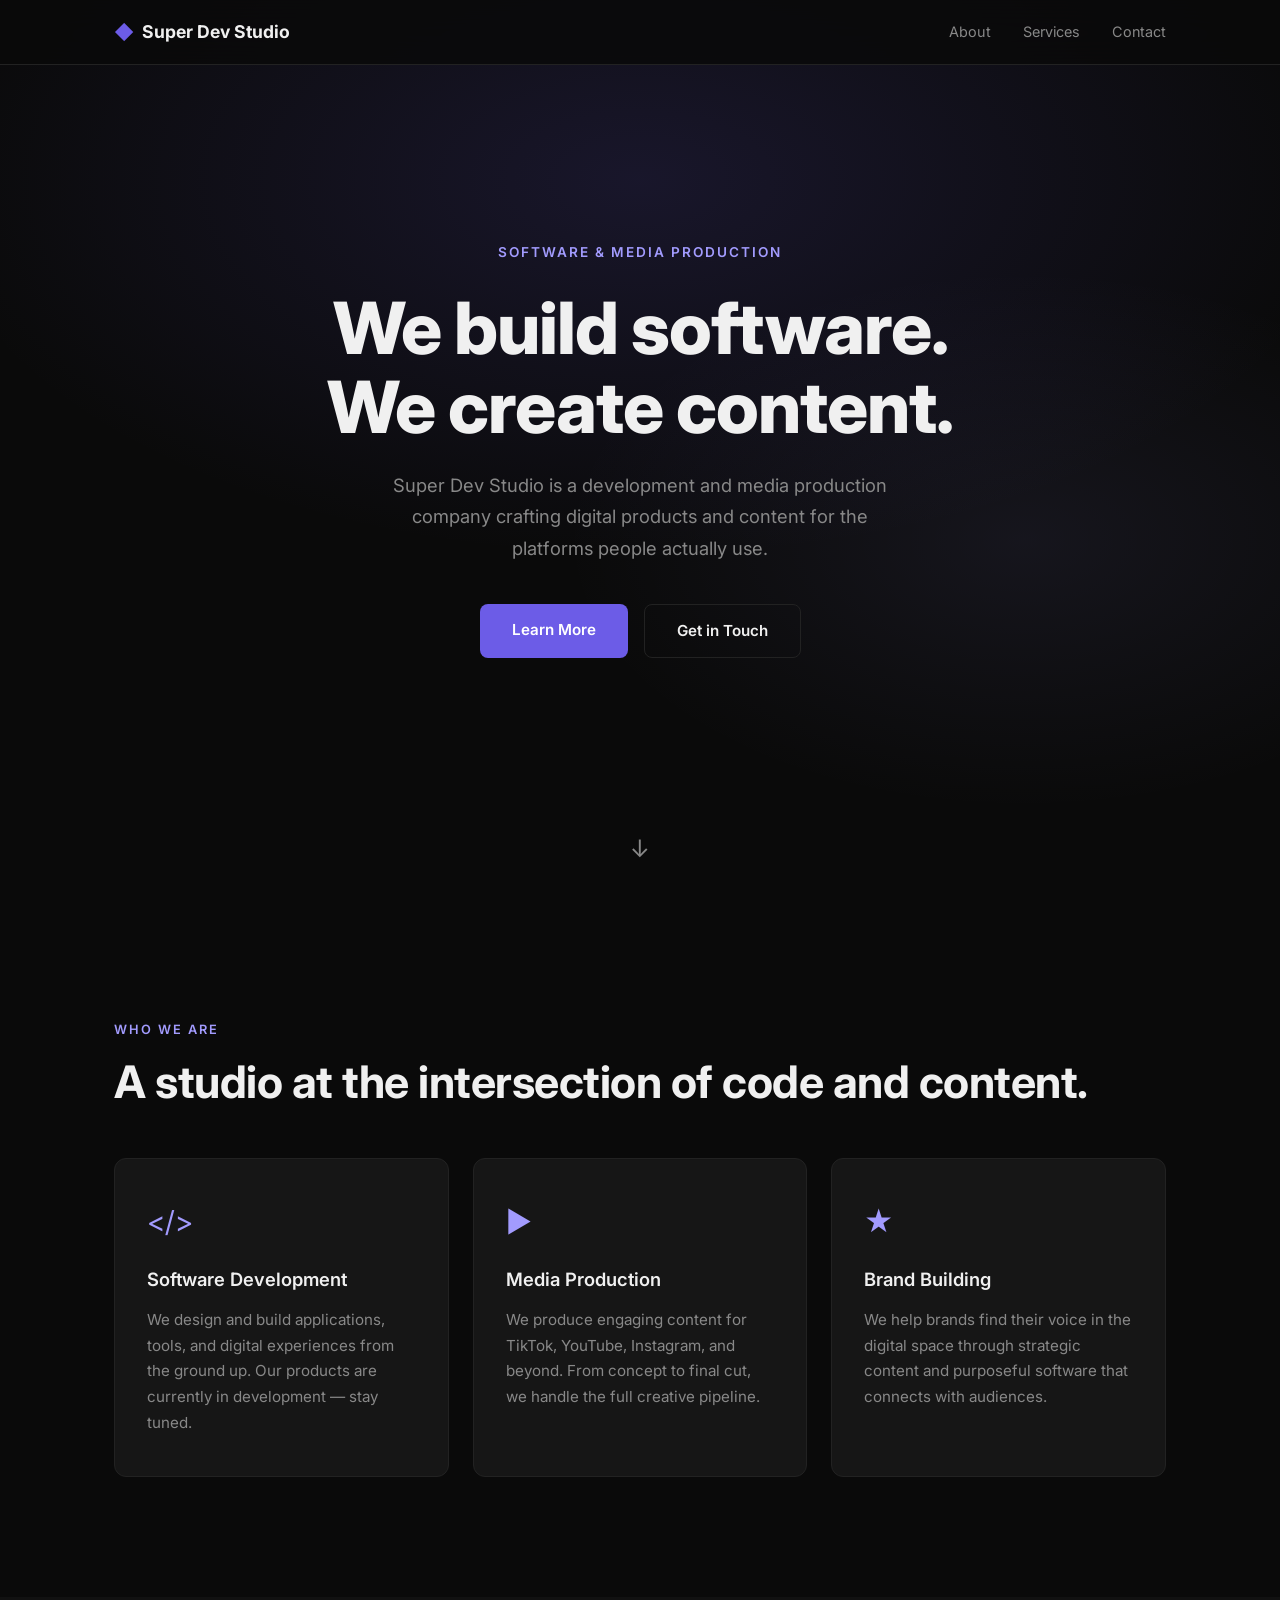
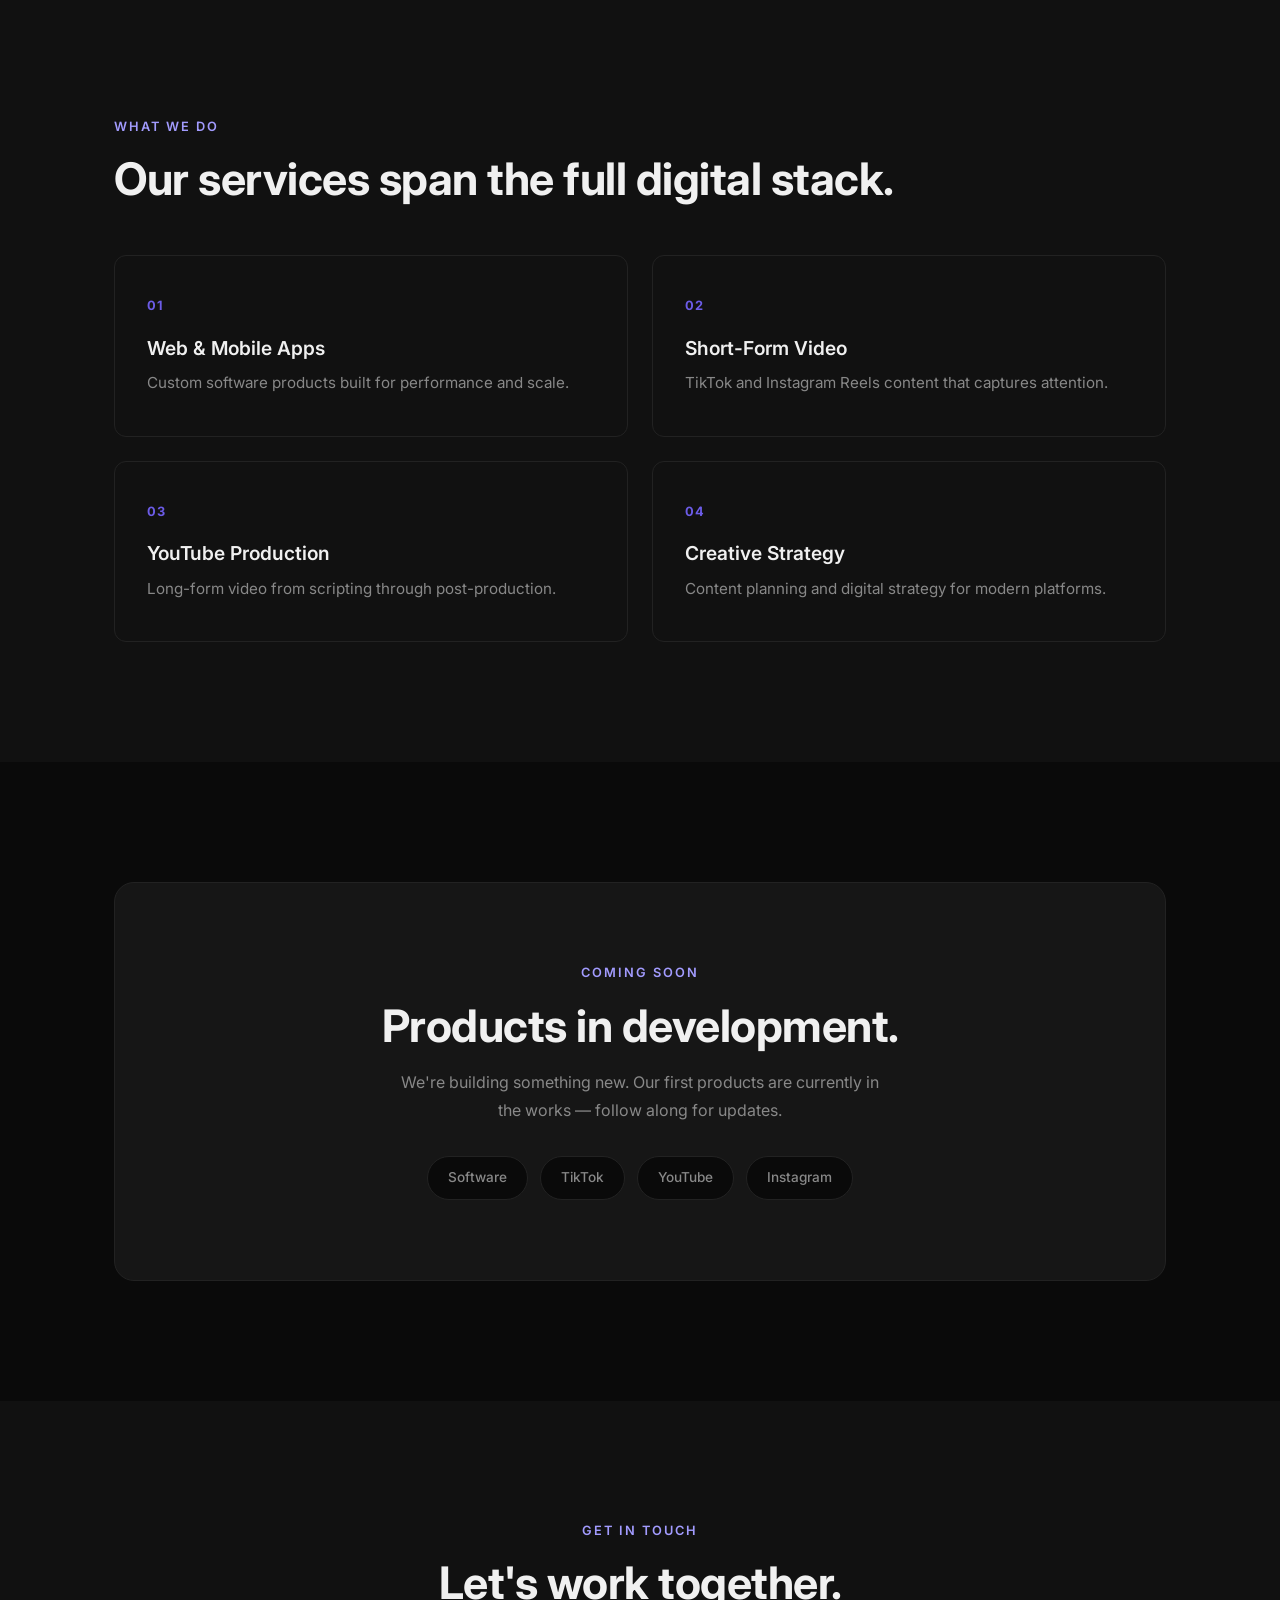
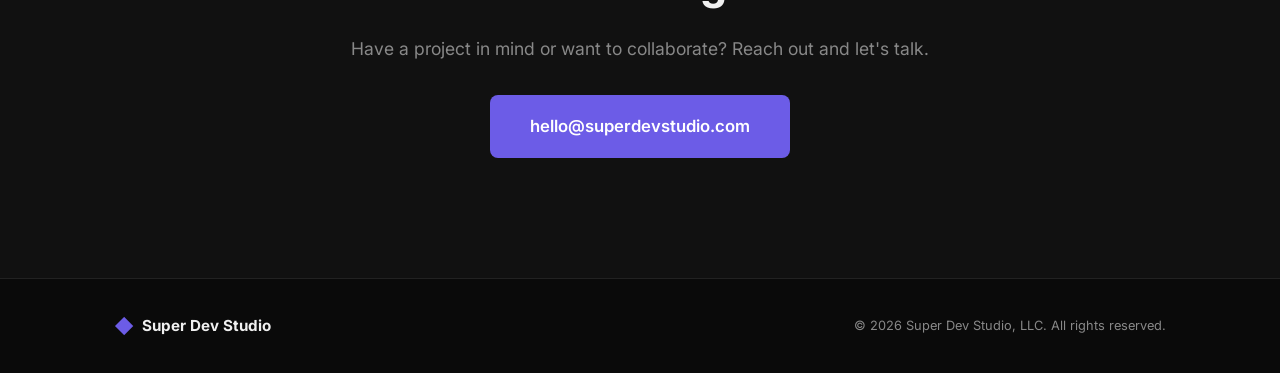
<file: index.html>
<!DOCTYPE html>
<html lang="en">
<head>
  <meta charset="UTF-8">
  <meta name="viewport" content="width=device-width, initial-scale=1.0">
  <title>Super Dev Studio, LLC — Software & Media Production</title>
  <meta name="description" content="Super Dev Studio builds software and produces media content for TikTok, YouTube, and Instagram. Products coming soon.">
  <meta property="og:title" content="Super Dev Studio">
  <meta property="og:description" content="Software & media production studio. Products coming soon.">
  <meta property="og:type" content="website">
  <meta property="og:url" content="https://www.superdevstudio.com">
  <link rel="preconnect" href="https://fonts.googleapis.com">
  <link rel="preconnect" href="https://fonts.gstatic.com" crossorigin>
  <link href="https://fonts.googleapis.com/css2?family=Inter:wght@400;500;600;700;800&display=swap" rel="stylesheet">
  <link rel="stylesheet" href="style.css">
</head>
<body>

  <nav class="nav">
    <div class="nav-inner">
      <a href="#" class="logo">
        <span class="logo-icon">&#9670;</span> Super Dev Studio
      </a>
      <ul class="nav-links">
        <li><a href="#about">About</a></li>
        <li><a href="#services">Services</a></li>
        <li><a href="#contact">Contact</a></li>
      </ul>
    </div>
  </nav>

  <header class="hero">
    <div class="hero-bg"></div>
    <div class="hero-content">
      <p class="hero-tag">Software & Media Production</p>
      <h1>We build software.<br>We create content.</h1>
      <p class="hero-sub">Super Dev Studio is a development and media production company crafting digital products and content for the platforms people actually use.</p>
      <div class="hero-actions">
        <a href="#about" class="btn btn-primary">Learn More</a>
        <a href="#contact" class="btn btn-outline">Get in Touch</a>
      </div>
    </div>
    <div class="hero-scroll">
      <span>&#8595;</span>
    </div>
  </header>

  <section id="about" class="section about">
    <div class="container">
      <p class="section-tag">Who We Are</p>
      <h2>A studio at the intersection of code and content.</h2>
      <div class="about-grid">
        <div class="about-card">
          <div class="about-icon">&#60;/&#62;</div>
          <h3>Software Development</h3>
          <p>We design and build applications, tools, and digital experiences from the ground up. Our products are currently in development — stay tuned.</p>
        </div>
        <div class="about-card">
          <div class="about-icon">&#9654;</div>
          <h3>Media Production</h3>
          <p>We produce engaging content for TikTok, YouTube, Instagram, and beyond. From concept to final cut, we handle the full creative pipeline.</p>
        </div>
        <div class="about-card">
          <div class="about-icon">&#9733;</div>
          <h3>Brand Building</h3>
          <p>We help brands find their voice in the digital space through strategic content and purposeful software that connects with audiences.</p>
        </div>
      </div>
    </div>
  </section>

  <section id="services" class="section services">
    <div class="container">
      <p class="section-tag">What We Do</p>
      <h2>Our services span the full digital stack.</h2>
      <div class="services-grid">
        <div class="service-item">
          <span class="service-num">01</span>
          <h3>Web & Mobile Apps</h3>
          <p>Custom software products built for performance and scale.</p>
        </div>
        <div class="service-item">
          <span class="service-num">02</span>
          <h3>Short-Form Video</h3>
          <p>TikTok and Instagram Reels content that captures attention.</p>
        </div>
        <div class="service-item">
          <span class="service-num">03</span>
          <h3>YouTube Production</h3>
          <p>Long-form video from scripting through post-production.</p>
        </div>
        <div class="service-item">
          <span class="service-num">04</span>
          <h3>Creative Strategy</h3>
          <p>Content planning and digital strategy for modern platforms.</p>
        </div>
      </div>
    </div>
  </section>

  <section class="section cta">
    <div class="container">
      <div class="cta-box">
        <p class="section-tag">Coming Soon</p>
        <h2>Products in development.</h2>
        <p>We're building something new. Our first products are currently in the works — follow along for updates.</p>
        <div class="cta-platforms">
          <span class="platform-badge">Software</span>
          <span class="platform-badge">TikTok</span>
          <span class="platform-badge">YouTube</span>
          <span class="platform-badge">Instagram</span>
        </div>
      </div>
    </div>
  </section>

  <section id="contact" class="section contact">
    <div class="container">
      <p class="section-tag">Get in Touch</p>
      <h2>Let's work together.</h2>
      <p class="contact-sub">Have a project in mind or want to collaborate? Reach out and let's talk.</p>
      <a href="mailto:hello@superdevstudio.com" class="btn btn-primary btn-lg">hello@superdevstudio.com</a>
    </div>
  </section>

  <footer class="footer">
    <div class="container footer-inner">
      <div class="footer-brand">
        <span class="logo-icon">&#9670;</span> Super Dev Studio
      </div>
      <p class="footer-copy">&copy; 2026 Super Dev Studio, LLC. All rights reserved.</p>
    </div>
  </footer>

</body>
</html>
</file>
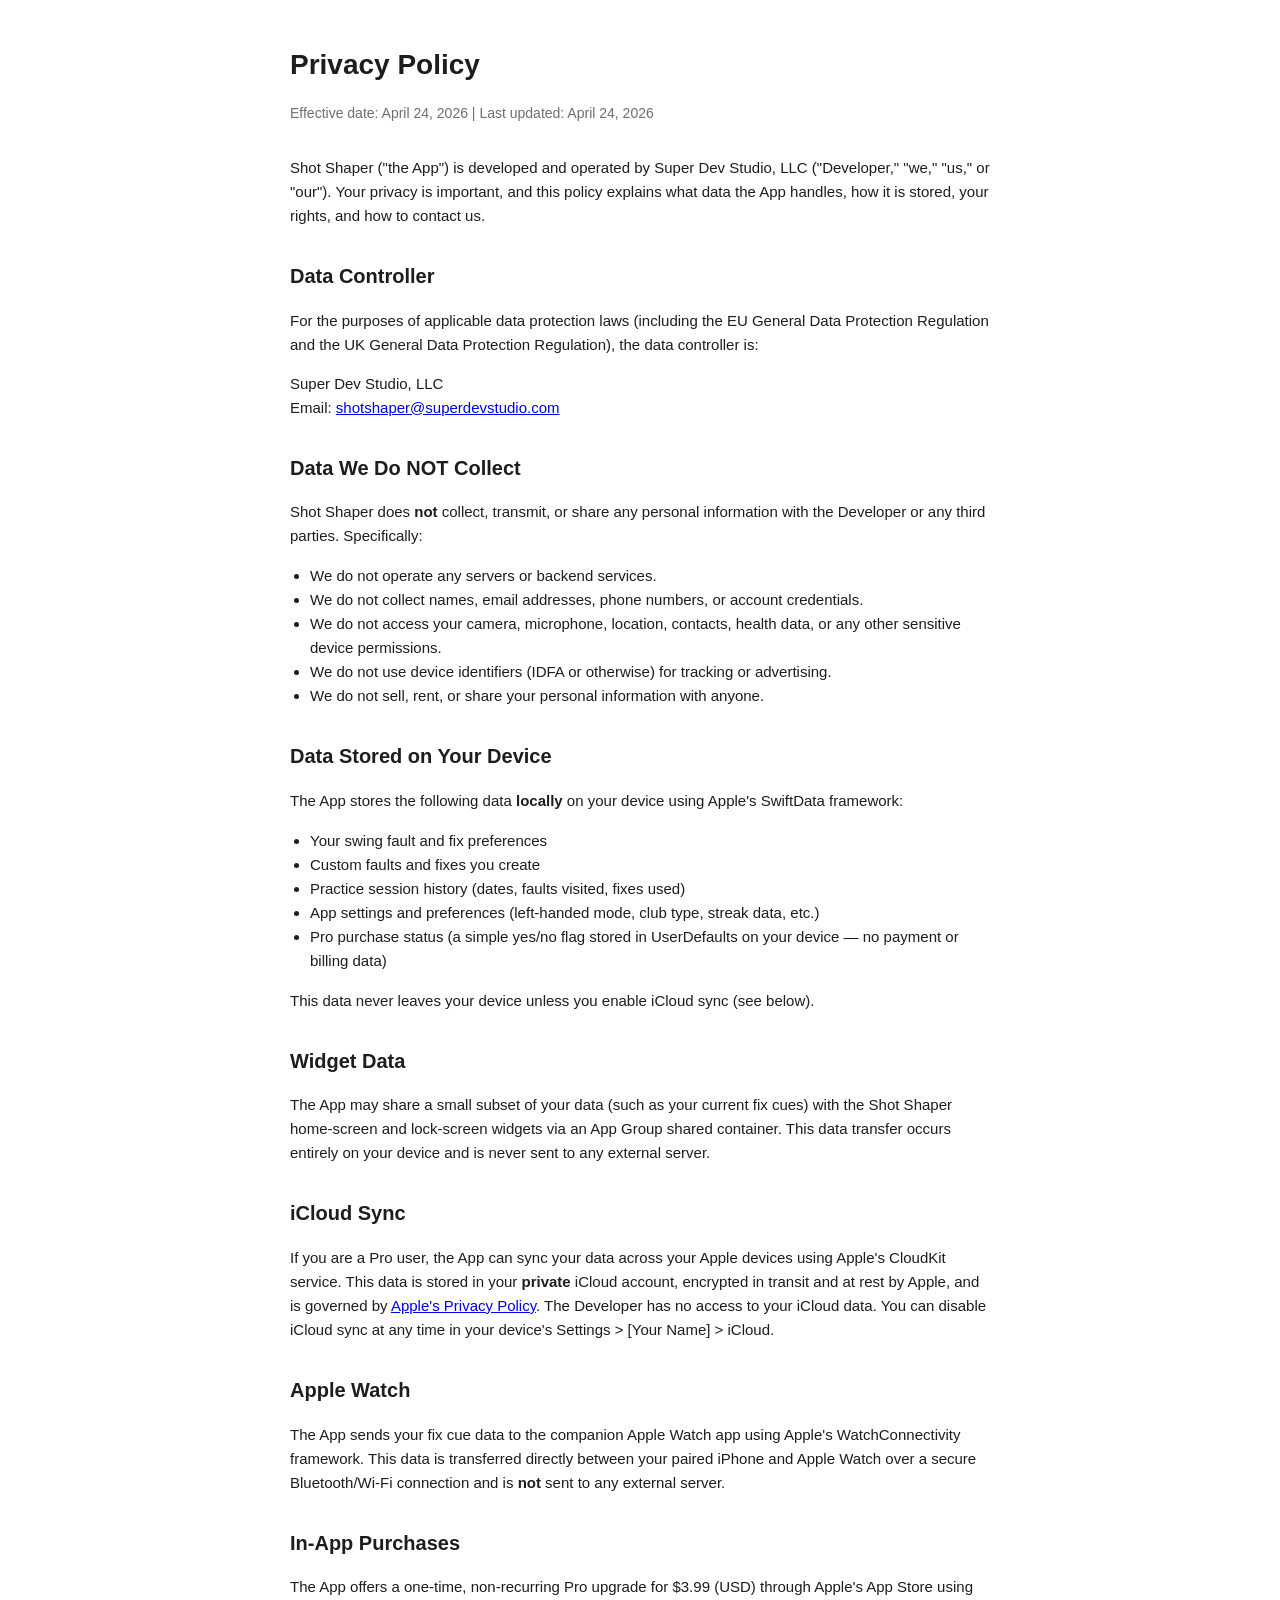
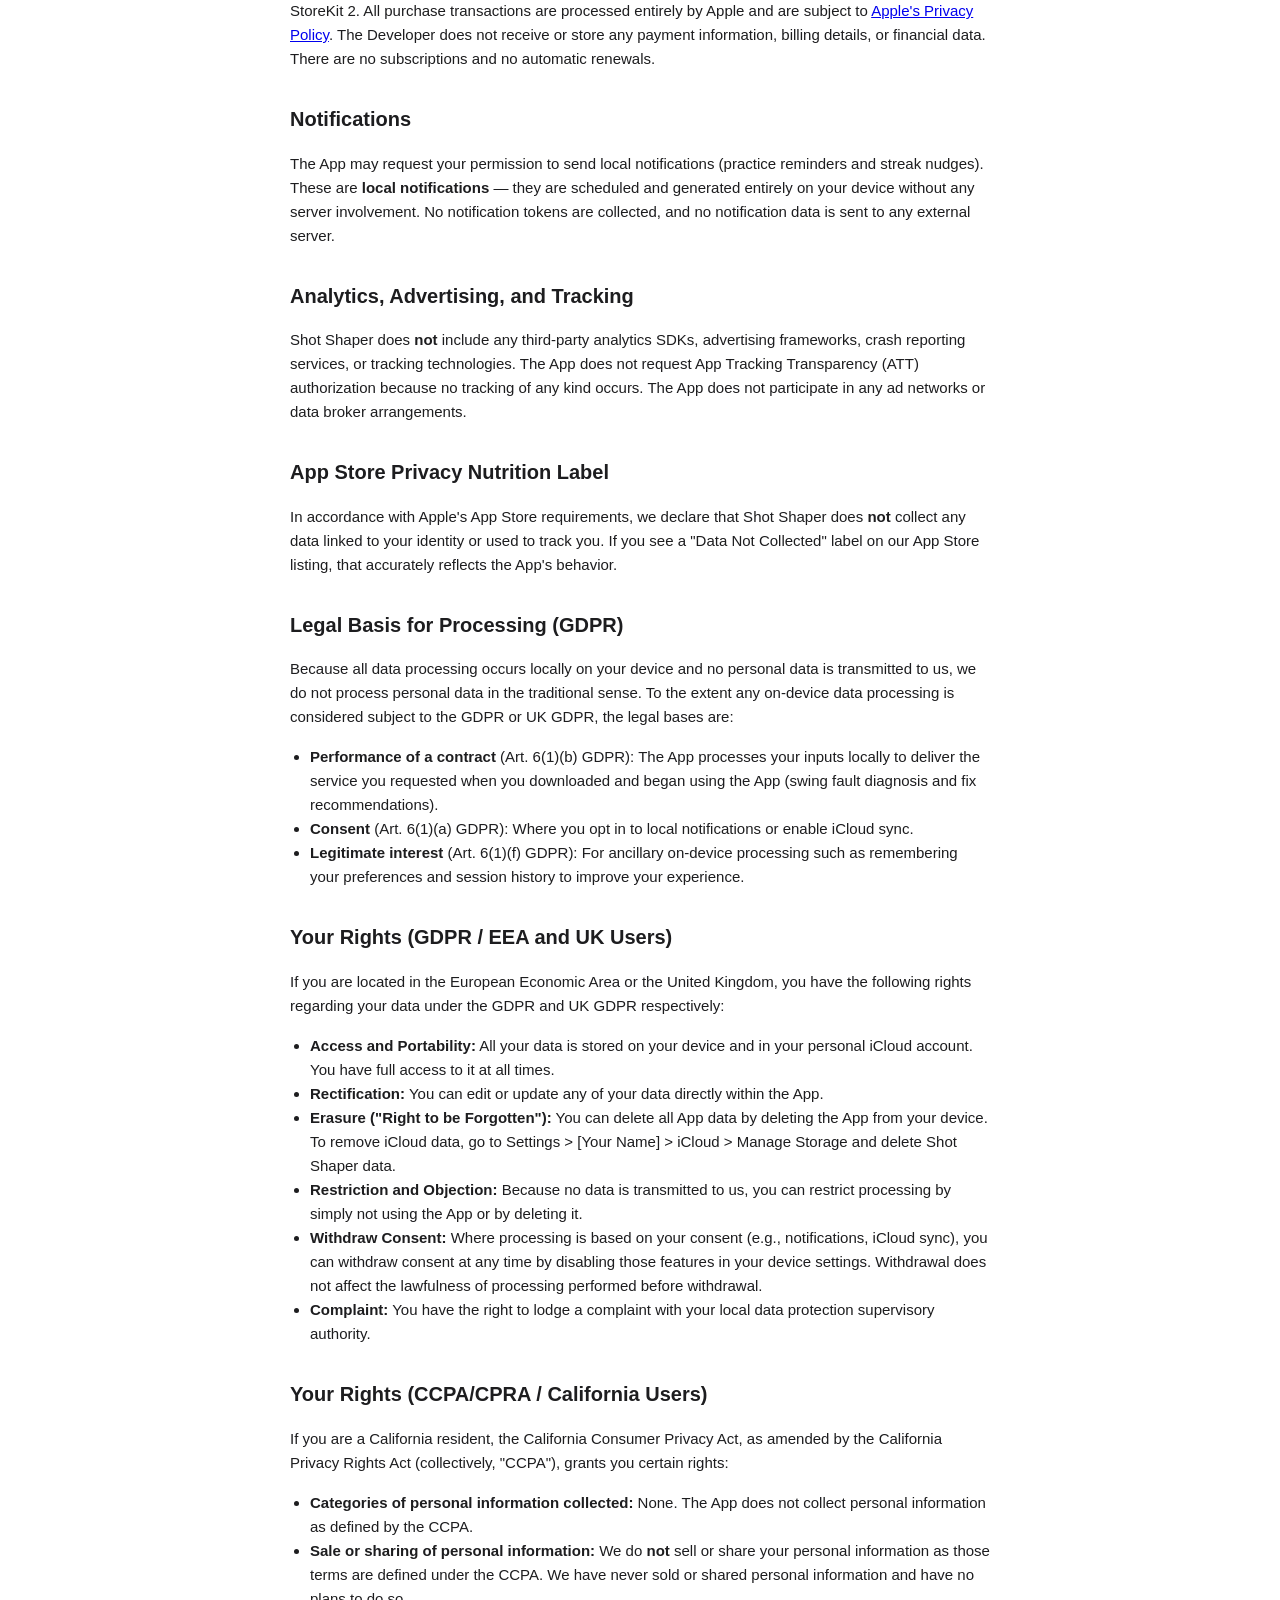
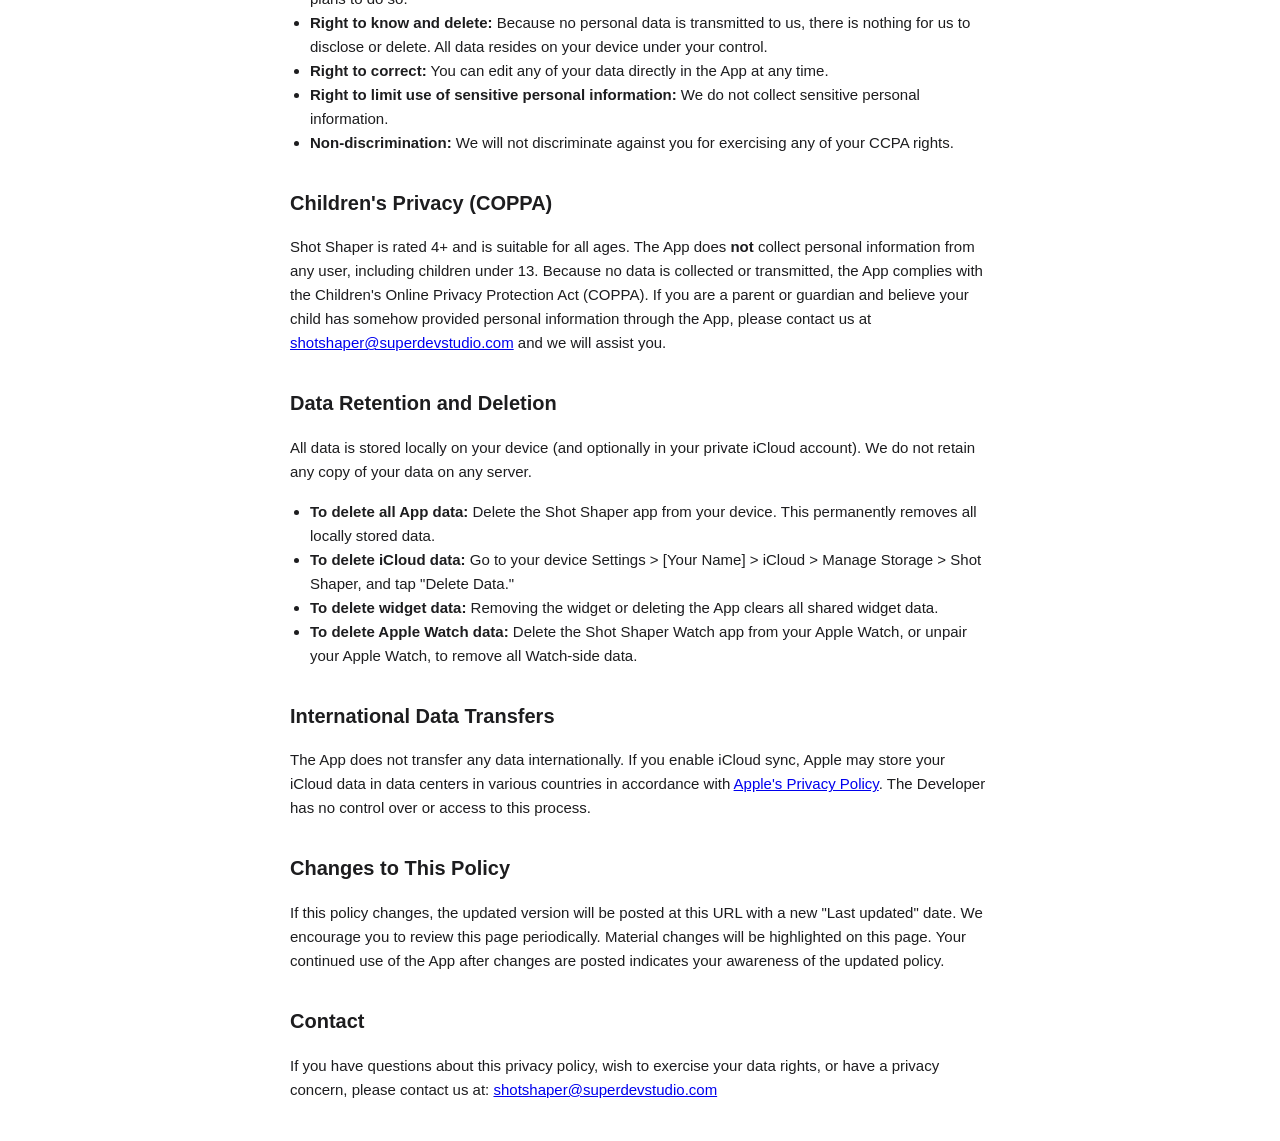
<file: shotshaper/privacy-policy.html>
<!DOCTYPE html>
<html lang="en">
<head>
    <meta charset="UTF-8">
    <meta name="viewport" content="width=device-width, initial-scale=1.0">
    <title>Shot Shaper - Privacy Policy</title>
    <style>
        body {
            font-family: -apple-system, BlinkMacSystemFont, "Segoe UI", Roboto, Helvetica, Arial, sans-serif;
            max-width: 700px;
            margin: 0 auto;
            padding: 24px 16px;
            line-height: 1.6;
            color: #1d1d1f;
            background: #fff;
        }
        h1 { font-size: 28px; margin-bottom: 4px; }
        h2 { font-size: 20px; margin-top: 32px; }
        p, li { font-size: 15px; }
        .updated { color: #6e6e73; font-size: 14px; margin-bottom: 32px; }
        ul { padding-left: 20px; }
    </style>
</head>
<body>

<h1>Privacy Policy</h1>
<p class="updated">Effective date: April 24, 2026 | Last updated: April 24, 2026</p>

<p>Shot Shaper ("the App") is developed and operated by Super Dev Studio, LLC ("Developer," "we," "us," or "our"). Your privacy is important, and this policy explains what data the App handles, how it is stored, your rights, and how to contact us.</p>

<h2>Data Controller</h2>
<p>For the purposes of applicable data protection laws (including the EU General Data Protection Regulation and the UK General Data Protection Regulation), the data controller is:</p>
<p>Super Dev Studio, LLC<br>Email: <a href="mailto:shotshaper@superdevstudio.com">shotshaper@superdevstudio.com</a></p>

<h2>Data We Do NOT Collect</h2>
<p>Shot Shaper does <strong>not</strong> collect, transmit, or share any personal information with the Developer or any third parties. Specifically:</p>
<ul>
    <li>We do not operate any servers or backend services.</li>
    <li>We do not collect names, email addresses, phone numbers, or account credentials.</li>
    <li>We do not access your camera, microphone, location, contacts, health data, or any other sensitive device permissions.</li>
    <li>We do not use device identifiers (IDFA or otherwise) for tracking or advertising.</li>
    <li>We do not sell, rent, or share your personal information with anyone.</li>
</ul>

<h2>Data Stored on Your Device</h2>
<p>The App stores the following data <strong>locally</strong> on your device using Apple's SwiftData framework:</p>
<ul>
    <li>Your swing fault and fix preferences</li>
    <li>Custom faults and fixes you create</li>
    <li>Practice session history (dates, faults visited, fixes used)</li>
    <li>App settings and preferences (left-handed mode, club type, streak data, etc.)</li>
    <li>Pro purchase status (a simple yes/no flag stored in UserDefaults on your device — no payment or billing data)</li>
</ul>
<p>This data never leaves your device unless you enable iCloud sync (see below).</p>

<h2>Widget Data</h2>
<p>The App may share a small subset of your data (such as your current fix cues) with the Shot Shaper home-screen and lock-screen widgets via an App Group shared container. This data transfer occurs entirely on your device and is never sent to any external server.</p>

<h2>iCloud Sync</h2>
<p>If you are a Pro user, the App can sync your data across your Apple devices using Apple's CloudKit service. This data is stored in your <strong>private</strong> iCloud account, encrypted in transit and at rest by Apple, and is governed by <a href="https://www.apple.com/legal/privacy/">Apple's Privacy Policy</a>. The Developer has no access to your iCloud data. You can disable iCloud sync at any time in your device's Settings > [Your Name] > iCloud.</p>

<h2>Apple Watch</h2>
<p>The App sends your fix cue data to the companion Apple Watch app using Apple's WatchConnectivity framework. This data is transferred directly between your paired iPhone and Apple Watch over a secure Bluetooth/Wi-Fi connection and is <strong>not</strong> sent to any external server.</p>

<h2>In-App Purchases</h2>
<p>The App offers a one-time, non-recurring Pro upgrade for $3.99 (USD) through Apple's App Store using StoreKit 2. All purchase transactions are processed entirely by Apple and are subject to <a href="https://www.apple.com/legal/privacy/">Apple's Privacy Policy</a>. The Developer does not receive or store any payment information, billing details, or financial data. There are no subscriptions and no automatic renewals.</p>

<h2>Notifications</h2>
<p>The App may request your permission to send local notifications (practice reminders and streak nudges). These are <strong>local notifications</strong> — they are scheduled and generated entirely on your device without any server involvement. No notification tokens are collected, and no notification data is sent to any external server.</p>

<h2>Analytics, Advertising, and Tracking</h2>
<p>Shot Shaper does <strong>not</strong> include any third-party analytics SDKs, advertising frameworks, crash reporting services, or tracking technologies. The App does not request App Tracking Transparency (ATT) authorization because no tracking of any kind occurs. The App does not participate in any ad networks or data broker arrangements.</p>

<h2>App Store Privacy Nutrition Label</h2>
<p>In accordance with Apple's App Store requirements, we declare that Shot Shaper does <strong>not</strong> collect any data linked to your identity or used to track you. If you see a "Data Not Collected" label on our App Store listing, that accurately reflects the App's behavior.</p>

<h2>Legal Basis for Processing (GDPR)</h2>
<p>Because all data processing occurs locally on your device and no personal data is transmitted to us, we do not process personal data in the traditional sense. To the extent any on-device data processing is considered subject to the GDPR or UK GDPR, the legal bases are:</p>
<ul>
    <li><strong>Performance of a contract</strong> (Art. 6(1)(b) GDPR): The App processes your inputs locally to deliver the service you requested when you downloaded and began using the App (swing fault diagnosis and fix recommendations).</li>
    <li><strong>Consent</strong> (Art. 6(1)(a) GDPR): Where you opt in to local notifications or enable iCloud sync.</li>
    <li><strong>Legitimate interest</strong> (Art. 6(1)(f) GDPR): For ancillary on-device processing such as remembering your preferences and session history to improve your experience.</li>
</ul>

<h2>Your Rights (GDPR / EEA and UK Users)</h2>
<p>If you are located in the European Economic Area or the United Kingdom, you have the following rights regarding your data under the GDPR and UK GDPR respectively:</p>
<ul>
    <li><strong>Access and Portability:</strong> All your data is stored on your device and in your personal iCloud account. You have full access to it at all times.</li>
    <li><strong>Rectification:</strong> You can edit or update any of your data directly within the App.</li>
    <li><strong>Erasure ("Right to be Forgotten"):</strong> You can delete all App data by deleting the App from your device. To remove iCloud data, go to Settings > [Your Name] > iCloud > Manage Storage and delete Shot Shaper data.</li>
    <li><strong>Restriction and Objection:</strong> Because no data is transmitted to us, you can restrict processing by simply not using the App or by deleting it.</li>
    <li><strong>Withdraw Consent:</strong> Where processing is based on your consent (e.g., notifications, iCloud sync), you can withdraw consent at any time by disabling those features in your device settings. Withdrawal does not affect the lawfulness of processing performed before withdrawal.</li>
    <li><strong>Complaint:</strong> You have the right to lodge a complaint with your local data protection supervisory authority.</li>
</ul>

<h2>Your Rights (CCPA/CPRA / California Users)</h2>
<p>If you are a California resident, the California Consumer Privacy Act, as amended by the California Privacy Rights Act (collectively, "CCPA"), grants you certain rights:</p>
<ul>
    <li><strong>Categories of personal information collected:</strong> None. The App does not collect personal information as defined by the CCPA.</li>
    <li><strong>Sale or sharing of personal information:</strong> We do <strong>not</strong> sell or share your personal information as those terms are defined under the CCPA. We have never sold or shared personal information and have no plans to do so.</li>
    <li><strong>Right to know and delete:</strong> Because no personal data is transmitted to us, there is nothing for us to disclose or delete. All data resides on your device under your control.</li>
    <li><strong>Right to correct:</strong> You can edit any of your data directly in the App at any time.</li>
    <li><strong>Right to limit use of sensitive personal information:</strong> We do not collect sensitive personal information.</li>
    <li><strong>Non-discrimination:</strong> We will not discriminate against you for exercising any of your CCPA rights.</li>
</ul>

<h2>Children's Privacy (COPPA)</h2>
<p>Shot Shaper is rated 4+ and is suitable for all ages. The App does <strong>not</strong> collect personal information from any user, including children under 13. Because no data is collected or transmitted, the App complies with the Children's Online Privacy Protection Act (COPPA). If you are a parent or guardian and believe your child has somehow provided personal information through the App, please contact us at <a href="mailto:shotshaper@superdevstudio.com">shotshaper@superdevstudio.com</a> and we will assist you.</p>

<h2>Data Retention and Deletion</h2>
<p>All data is stored locally on your device (and optionally in your private iCloud account). We do not retain any copy of your data on any server.</p>
<ul>
    <li><strong>To delete all App data:</strong> Delete the Shot Shaper app from your device. This permanently removes all locally stored data.</li>
    <li><strong>To delete iCloud data:</strong> Go to your device Settings > [Your Name] > iCloud > Manage Storage > Shot Shaper, and tap "Delete Data."</li>
    <li><strong>To delete widget data:</strong> Removing the widget or deleting the App clears all shared widget data.</li>
    <li><strong>To delete Apple Watch data:</strong> Delete the Shot Shaper Watch app from your Apple Watch, or unpair your Apple Watch, to remove all Watch-side data.</li>
</ul>

<h2>International Data Transfers</h2>
<p>The App does not transfer any data internationally. If you enable iCloud sync, Apple may store your iCloud data in data centers in various countries in accordance with <a href="https://www.apple.com/legal/privacy/">Apple's Privacy Policy</a>. The Developer has no control over or access to this process.</p>

<h2>Changes to This Policy</h2>
<p>If this policy changes, the updated version will be posted at this URL with a new "Last updated" date. We encourage you to review this page periodically. Material changes will be highlighted on this page. Your continued use of the App after changes are posted indicates your awareness of the updated policy.</p>

<h2>Contact</h2>
<p>If you have questions about this privacy policy, wish to exercise your data rights, or have a privacy concern, please contact us at: <a href="mailto:shotshaper@superdevstudio.com">shotshaper@superdevstudio.com</a></p>

</body>
</html>
</file>
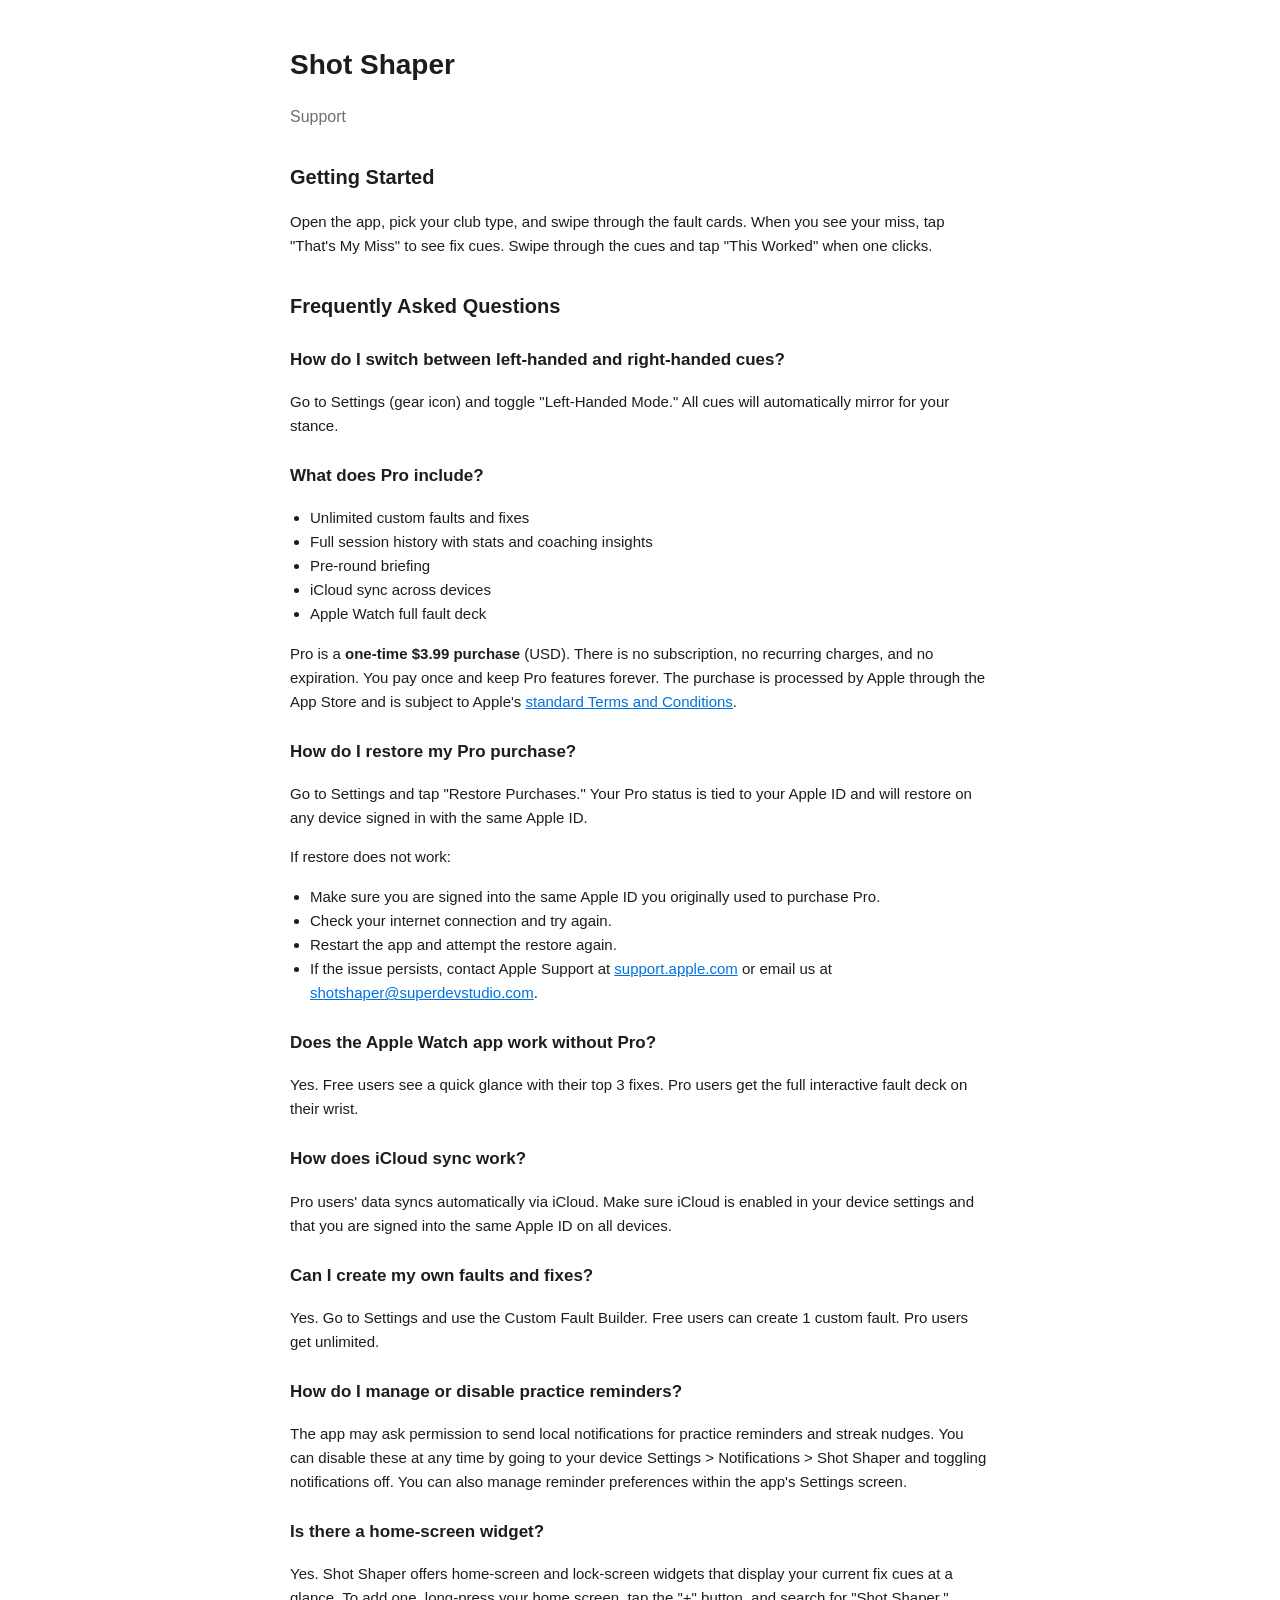
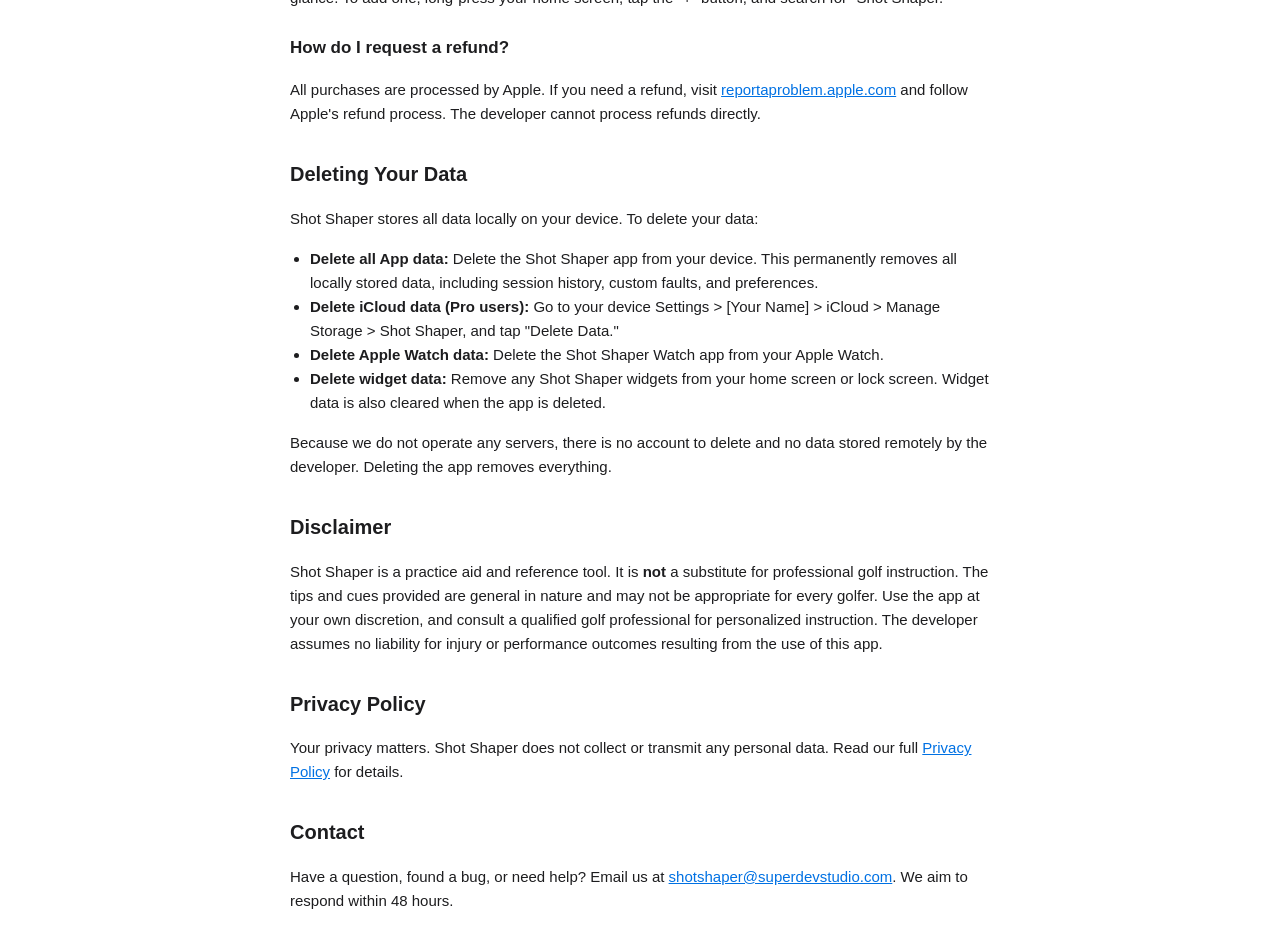
<file: shotshaper/support.html>
<!DOCTYPE html>
<html lang="en">
<head>
    <meta charset="UTF-8">
    <meta name="viewport" content="width=device-width, initial-scale=1.0">
    <title>Shot Shaper - Support</title>
    <style>
        body {
            font-family: -apple-system, BlinkMacSystemFont, "Segoe UI", Roboto, Helvetica, Arial, sans-serif;
            max-width: 700px;
            margin: 0 auto;
            padding: 24px 16px;
            line-height: 1.6;
            color: #1d1d1f;
            background: #fff;
        }
        h1 { font-size: 28px; margin-bottom: 4px; }
        h2 { font-size: 20px; margin-top: 32px; }
        h3 { font-size: 17px; margin-top: 24px; }
        p, li { font-size: 15px; }
        .subtitle { color: #6e6e73; font-size: 16px; margin-bottom: 32px; }
        ul { padding-left: 20px; }
        a { color: #0071e3; }
    </style>
</head>
<body>

<h1>Shot Shaper</h1>
<p class="subtitle">Support</p>

<h2>Getting Started</h2>
<p>Open the app, pick your club type, and swipe through the fault cards. When you see your miss, tap "That's My Miss" to see fix cues. Swipe through the cues and tap "This Worked" when one clicks.</p>

<h2>Frequently Asked Questions</h2>

<h3>How do I switch between left-handed and right-handed cues?</h3>
<p>Go to Settings (gear icon) and toggle "Left-Handed Mode." All cues will automatically mirror for your stance.</p>

<h3>What does Pro include?</h3>
<ul>
    <li>Unlimited custom faults and fixes</li>
    <li>Full session history with stats and coaching insights</li>
    <li>Pre-round briefing</li>
    <li>iCloud sync across devices</li>
    <li>Apple Watch full fault deck</li>
</ul>
<p>Pro is a <strong>one-time $3.99 purchase</strong> (USD). There is no subscription, no recurring charges, and no expiration. You pay once and keep Pro features forever. The purchase is processed by Apple through the App Store and is subject to Apple's <a href="https://www.apple.com/legal/internet-services/itunes/">standard Terms and Conditions</a>.</p>

<h3>How do I restore my Pro purchase?</h3>
<p>Go to Settings and tap "Restore Purchases." Your Pro status is tied to your Apple ID and will restore on any device signed in with the same Apple ID.</p>
<p>If restore does not work:</p>
<ul>
    <li>Make sure you are signed into the same Apple ID you originally used to purchase Pro.</li>
    <li>Check your internet connection and try again.</li>
    <li>Restart the app and attempt the restore again.</li>
    <li>If the issue persists, contact Apple Support at <a href="https://support.apple.com/">support.apple.com</a> or email us at <a href="mailto:shotshaper@superdevstudio.com">shotshaper@superdevstudio.com</a>.</li>
</ul>

<h3>Does the Apple Watch app work without Pro?</h3>
<p>Yes. Free users see a quick glance with their top 3 fixes. Pro users get the full interactive fault deck on their wrist.</p>

<h3>How does iCloud sync work?</h3>
<p>Pro users' data syncs automatically via iCloud. Make sure iCloud is enabled in your device settings and that you are signed into the same Apple ID on all devices.</p>

<h3>Can I create my own faults and fixes?</h3>
<p>Yes. Go to Settings and use the Custom Fault Builder. Free users can create 1 custom fault. Pro users get unlimited.</p>

<h3>How do I manage or disable practice reminders?</h3>
<p>The app may ask permission to send local notifications for practice reminders and streak nudges. You can disable these at any time by going to your device Settings > Notifications > Shot Shaper and toggling notifications off. You can also manage reminder preferences within the app's Settings screen.</p>

<h3>Is there a home-screen widget?</h3>
<p>Yes. Shot Shaper offers home-screen and lock-screen widgets that display your current fix cues at a glance. To add one, long-press your home screen, tap the "+" button, and search for "Shot Shaper."</p>

<h3>How do I request a refund?</h3>
<p>All purchases are processed by Apple. If you need a refund, visit <a href="https://reportaproblem.apple.com/">reportaproblem.apple.com</a> and follow Apple's refund process. The developer cannot process refunds directly.</p>

<h2>Deleting Your Data</h2>
<p>Shot Shaper stores all data locally on your device. To delete your data:</p>
<ul>
    <li><strong>Delete all App data:</strong> Delete the Shot Shaper app from your device. This permanently removes all locally stored data, including session history, custom faults, and preferences.</li>
    <li><strong>Delete iCloud data (Pro users):</strong> Go to your device Settings > [Your Name] > iCloud > Manage Storage > Shot Shaper, and tap "Delete Data."</li>
    <li><strong>Delete Apple Watch data:</strong> Delete the Shot Shaper Watch app from your Apple Watch.</li>
    <li><strong>Delete widget data:</strong> Remove any Shot Shaper widgets from your home screen or lock screen. Widget data is also cleared when the app is deleted.</li>
</ul>
<p>Because we do not operate any servers, there is no account to delete and no data stored remotely by the developer. Deleting the app removes everything.</p>

<h2>Disclaimer</h2>
<p>Shot Shaper is a practice aid and reference tool. It is <strong>not</strong> a substitute for professional golf instruction. The tips and cues provided are general in nature and may not be appropriate for every golfer. Use the app at your own discretion, and consult a qualified golf professional for personalized instruction. The developer assumes no liability for injury or performance outcomes resulting from the use of this app.</p>

<h2>Privacy Policy</h2>
<p>Your privacy matters. Shot Shaper does not collect or transmit any personal data. Read our full <a href="privacy-policy.html">Privacy Policy</a> for details.</p>

<h2>Contact</h2>
<p>Have a question, found a bug, or need help? Email us at <a href="mailto:shotshaper@superdevstudio.com">shotshaper@superdevstudio.com</a>. We aim to respond within 48 hours.</p>

</body>
</html>
</file>
<file: style.css>
/* ── Reset & Base ── */
*, *::before, *::after {
  margin: 0;
  padding: 0;
  box-sizing: border-box;
}

:root {
  --bg: #0a0a0a;
  --bg-raised: #111111;
  --bg-card: #161616;
  --text: #f0f0f0;
  --text-muted: #888888;
  --accent: #6c5ce7;
  --accent-light: #a29bfe;
  --border: #222222;
  --radius: 12px;
}

html {
  scroll-behavior: smooth;
}

body {
  font-family: 'Inter', -apple-system, BlinkMacSystemFont, sans-serif;
  background: var(--bg);
  color: var(--text);
  line-height: 1.6;
  -webkit-font-smoothing: antialiased;
}

a {
  color: inherit;
  text-decoration: none;
}

.container {
  max-width: 1100px;
  margin: 0 auto;
  padding: 0 24px;
}

/* ── Nav ── */
.nav {
  position: fixed;
  top: 0;
  left: 0;
  right: 0;
  z-index: 100;
  background: rgba(10, 10, 10, 0.85);
  backdrop-filter: blur(16px);
  border-bottom: 1px solid var(--border);
}

.nav-inner {
  max-width: 1100px;
  margin: 0 auto;
  padding: 0 24px;
  display: flex;
  align-items: center;
  justify-content: space-between;
  height: 64px;
}

.logo {
  font-weight: 700;
  font-size: 1.1rem;
  display: flex;
  align-items: center;
  gap: 8px;
}

.logo-icon {
  color: var(--accent);
  font-size: 1.2rem;
}

.nav-links {
  list-style: none;
  display: flex;
  gap: 32px;
}

.nav-links a {
  font-size: 0.9rem;
  color: var(--text-muted);
  transition: color 0.2s;
}

.nav-links a:hover {
  color: var(--text);
}

/* ── Hero ── */
.hero {
  position: relative;
  min-height: 100vh;
  display: flex;
  align-items: center;
  justify-content: center;
  text-align: center;
  overflow: hidden;
}

.hero-bg {
  position: absolute;
  inset: 0;
  background:
    radial-gradient(ellipse 80% 60% at 50% 20%, rgba(108, 92, 231, 0.15) 0%, transparent 70%),
    radial-gradient(ellipse 60% 50% at 80% 60%, rgba(162, 155, 254, 0.08) 0%, transparent 60%);
  pointer-events: none;
}

.hero-content {
  position: relative;
  max-width: 720px;
  padding: 0 24px;
}

.hero-tag {
  font-size: 0.85rem;
  font-weight: 600;
  text-transform: uppercase;
  letter-spacing: 2px;
  color: var(--accent-light);
  margin-bottom: 24px;
}

.hero h1 {
  font-size: clamp(2.5rem, 6vw, 4.5rem);
  font-weight: 800;
  line-height: 1.1;
  margin-bottom: 24px;
  letter-spacing: -1px;
}

.hero-sub {
  font-size: 1.15rem;
  color: var(--text-muted);
  max-width: 540px;
  margin: 0 auto 40px;
  line-height: 1.7;
}

.hero-actions {
  display: flex;
  gap: 16px;
  justify-content: center;
  flex-wrap: wrap;
}

.hero-scroll {
  position: absolute;
  bottom: 32px;
  left: 50%;
  transform: translateX(-50%);
  animation: bounce 2s infinite;
  color: var(--text-muted);
  font-size: 1.5rem;
}

@keyframes bounce {
  0%, 100% { transform: translateX(-50%) translateY(0); }
  50% { transform: translateX(-50%) translateY(8px); }
}

/* ── Buttons ── */
.btn {
  display: inline-block;
  padding: 14px 32px;
  border-radius: 8px;
  font-size: 0.95rem;
  font-weight: 600;
  transition: all 0.2s;
  cursor: pointer;
  border: none;
}

.btn-primary {
  background: var(--accent);
  color: #fff;
}

.btn-primary:hover {
  background: var(--accent-light);
  color: #000;
}

.btn-outline {
  border: 1px solid var(--border);
  color: var(--text);
  background: transparent;
}

.btn-outline:hover {
  border-color: var(--text-muted);
  background: var(--bg-raised);
}

.btn-lg {
  padding: 18px 40px;
  font-size: 1.05rem;
}

/* ── Sections ── */
.section {
  padding: 120px 0;
}

.section-tag {
  font-size: 0.8rem;
  font-weight: 600;
  text-transform: uppercase;
  letter-spacing: 2px;
  color: var(--accent-light);
  margin-bottom: 16px;
}

.section h2 {
  font-size: clamp(1.8rem, 4vw, 2.8rem);
  font-weight: 700;
  line-height: 1.2;
  margin-bottom: 48px;
  letter-spacing: -0.5px;
}

/* ── About ── */
.about {
  background: var(--bg);
}

.about-grid {
  display: grid;
  grid-template-columns: repeat(3, 1fr);
  gap: 24px;
}

.about-card {
  background: var(--bg-card);
  border: 1px solid var(--border);
  border-radius: var(--radius);
  padding: 40px 32px;
  transition: border-color 0.3s, transform 0.3s;
}

.about-card:hover {
  border-color: var(--accent);
  transform: translateY(-4px);
}

.about-icon {
  font-size: 1.8rem;
  color: var(--accent-light);
  margin-bottom: 20px;
}

.about-card h3 {
  font-size: 1.15rem;
  font-weight: 600;
  margin-bottom: 12px;
}

.about-card p {
  color: var(--text-muted);
  font-size: 0.95rem;
  line-height: 1.7;
}

/* ── Services ── */
.services {
  background: var(--bg-raised);
}

.services-grid {
  display: grid;
  grid-template-columns: repeat(2, 1fr);
  gap: 24px;
}

.service-item {
  padding: 40px 32px;
  border: 1px solid var(--border);
  border-radius: var(--radius);
  transition: border-color 0.3s;
}

.service-item:hover {
  border-color: var(--accent);
}

.service-num {
  font-size: 0.8rem;
  font-weight: 700;
  color: var(--accent);
  letter-spacing: 1px;
  display: block;
  margin-bottom: 16px;
}

.service-item h3 {
  font-size: 1.2rem;
  font-weight: 600;
  margin-bottom: 8px;
}

.service-item p {
  color: var(--text-muted);
  font-size: 0.95rem;
}

/* ── CTA ── */
.cta {
  background: var(--bg);
}

.cta-box {
  background: var(--bg-card);
  border: 1px solid var(--border);
  border-radius: 20px;
  padding: 80px 48px;
  text-align: center;
}

.cta-box p:not(.section-tag) {
  color: var(--text-muted);
  max-width: 480px;
  margin: 0 auto 32px;
  line-height: 1.7;
}

.cta-box h2 {
  margin-bottom: 16px;
}

.cta-platforms {
  display: flex;
  gap: 12px;
  justify-content: center;
  flex-wrap: wrap;
}

.platform-badge {
  background: var(--bg);
  border: 1px solid var(--border);
  padding: 10px 20px;
  border-radius: 100px;
  font-size: 0.85rem;
  font-weight: 500;
  color: var(--text-muted);
}

/* ── Contact ── */
.contact {
  background: var(--bg-raised);
  text-align: center;
}

.contact-sub {
  color: var(--text-muted);
  font-size: 1.1rem;
  margin-bottom: 32px;
  margin-top: -24px;
}

/* ── Footer ── */
.footer {
  border-top: 1px solid var(--border);
  padding: 32px 0;
}

.footer-inner {
  display: flex;
  align-items: center;
  justify-content: space-between;
}

.footer-brand {
  font-weight: 700;
  font-size: 0.95rem;
  display: flex;
  align-items: center;
  gap: 8px;
}

.footer-copy {
  font-size: 0.8rem;
  color: var(--text-muted);
}

/* ── Responsive ── */
@media (max-width: 768px) {
  .about-grid {
    grid-template-columns: 1fr;
  }

  .services-grid {
    grid-template-columns: 1fr;
  }

  .nav-links {
    gap: 20px;
  }

  .nav-links a {
    font-size: 0.8rem;
  }

  .section {
    padding: 80px 0;
  }

  .cta-box {
    padding: 48px 24px;
  }

  .footer-inner {
    flex-direction: column;
    gap: 12px;
    text-align: center;
  }
}

@media (max-width: 480px) {
  .nav-links {
    gap: 16px;
  }

  .hero-actions {
    flex-direction: column;
    align-items: center;
  }

  .btn {
    width: 100%;
    text-align: center;
  }
}
</file>
